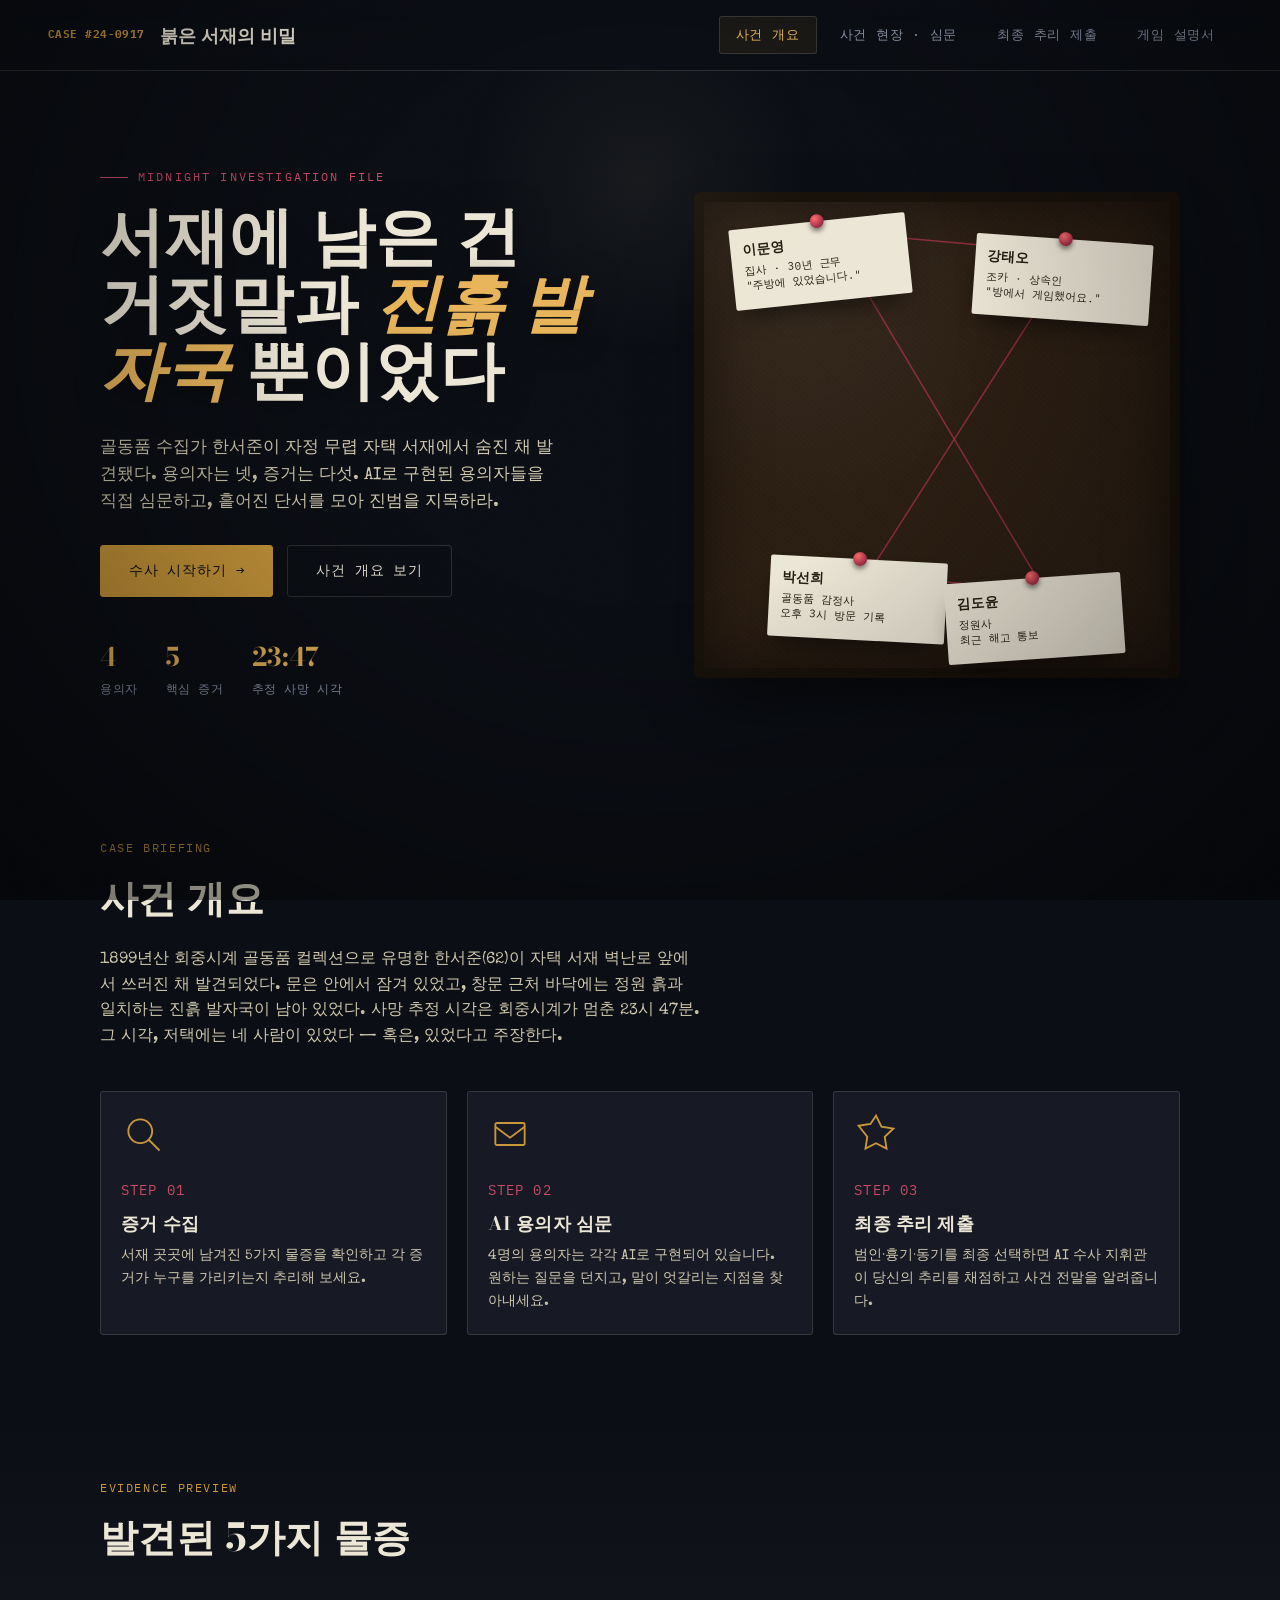
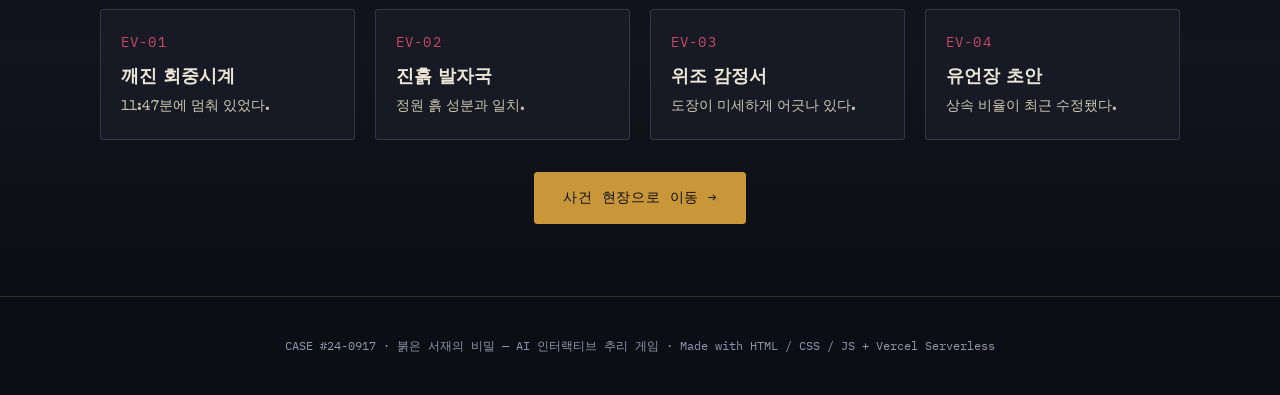
<file: index.html>
<!DOCTYPE html>
<html lang="ko">
<head>
<meta charset="UTF-8" />
<meta name="viewport" content="width=device-width, initial-scale=1.0" />
<title>붉은 서재의 비밀 | 사건번호 24-0917</title>
<meta name="description" content="AI 용의자를 직접 심문하고 증거를 모아 진범을 지목하는 추리 웹게임" />
<link rel="icon" href="data:image/svg+xml,<svg xmlns=%22http://www.w3.org/2000/svg%22 viewBox=%220 0 100 100%22><text y=%22.9em%22 font-size=%2290%22>🔍</text></svg>" />
<link rel="stylesheet" href="css/style.css" />
</head>
<body>
<div class="spotlight"></div>

<header class="nav">
  <a href="index.html" class="nav__brand">
    <span class="mono badge-num">CASE #24-0917</span>&nbsp;붉은 서재의 비밀
  </a>
  <button class="nav__toggle" aria-label="메뉴 열기" aria-expanded="false">
    <span></span><span></span><span></span>
  </button>
  <ul class="nav__links">
    <li><a href="index.html" aria-current="page">사건 개요</a></li>
    <li><a href="case.html">사건 현장 · 심문</a></li>
    <li><a href="verdict.html">최종 추리 제출</a></li>
    <li><a href="how-to.html">게임 설명서</a></li>
  </ul>
</header>

<main>
  <section class="hero">
    <div class="container hero__grid">
      <div>
        <p class="hero__eyebrow">MIDNIGHT INVESTIGATION FILE</p>
        <h1 data-reveal>서재에 남은 건<br />거짓말과 <em>진흙 발자국</em> 뿐이었다</h1>
        <p class="lead" data-reveal>골동품 수집가 한서준이 자정 무렵 자택 서재에서 숨진 채 발견됐다. 용의자는 넷, 증거는 다섯. AI로 구현된 용의자들을 직접 심문하고, 흩어진 단서를 모아 진범을 지목하라.</p>
        <div class="hero__actions" data-reveal>
          <a href="case.html" class="btn">수사 시작하기 →</a>
          <a href="#briefing" class="btn btn--ghost">사건 개요 보기</a>
        </div>
        <div class="hero__facts" data-reveal>
          <div class="hero__fact"><b>4</b><span>용의자</span></div>
          <div class="hero__fact"><b>5</b><span>핵심 증거</span></div>
          <div class="hero__fact"><b>23:47</b><span>추정 사망 시각</span></div>
        </div>
      </div>

      <div class="corkboard" aria-hidden="true">
        <svg></svg>
        <div class="pin-card pc-1"><b>이문영</b>집사 · 30년 근무<br />"주방에 있었습니다."</div>
        <div class="pin-card pc-2"><b>강태오</b>조카 · 상속인<br />"방에서 게임했어요."</div>
        <div class="pin-card pc-3"><b>박선희</b>골동품 감정사<br />오후 3시 방문 기록</div>
        <div class="pin-card pc-4"><b>김도윤</b>정원사<br />최근 해고 통보</div>
      </div>
    </div>
  </section>

  <section class="section" id="briefing">
    <div class="container">
      <div class="section__head" data-reveal>
        <p class="section__eyebrow">Case Briefing</p>
        <h2>사건 개요</h2>
        <p>1899년산 회중시계 골동품 컬렉션으로 유명한 한서준(62)이 자택 서재 벽난로 앞에서 쓰러진 채 발견되었다. 문은 안에서 잠겨 있었고, 창문 근처 바닥에는 정원 흙과 일치하는 진흙 발자국이 남아 있었다. 사망 추정 시각은 회중시계가 멈춘 23시 47분. 그 시각, 저택에는 네 사람이 있었다 — 혹은, 있었다고 주장한다.</p>
      </div>

      <div class="grid grid--3">
        <div class="card" data-reveal>
          <svg class="card__icon" viewBox="0 0 48 48" fill="none" stroke="currentColor" stroke-width="2"><circle cx="21" cy="21" r="13"/><line x1="30" y1="30" x2="42" y2="42"/></svg>
          <p class="card__tag">STEP 01</p>
          <h3>증거 수집</h3>
          <p>서재 곳곳에 남겨진 5가지 물증을 확인하고 각 증거가 누구를 가리키는지 추리해 보세요.</p>
        </div>
        <div class="card" data-reveal>
          <svg class="card__icon" viewBox="0 0 48 48" fill="none" stroke="currentColor" stroke-width="2"><rect x="8" y="12" width="32" height="24" rx="2"/><path d="M8 16l16 12 16-12"/></svg>
          <p class="card__tag">STEP 02</p>
          <h3>AI 용의자 심문</h3>
          <p>4명의 용의자는 각각 AI로 구현되어 있습니다. 원하는 질문을 던지고, 말이 엇갈리는 지점을 찾아내세요.</p>
        </div>
        <div class="card" data-reveal>
          <svg class="card__icon" viewBox="0 0 48 48" fill="none" stroke="currentColor" stroke-width="2"><path d="M24 4l6 12 13 2-9.5 9 2 13L24 34l-11.5 6 2-13L5 15l13-2z"/></svg>
          <p class="card__tag">STEP 03</p>
          <h3>최종 추리 제출</h3>
          <p>범인·흉기·동기를 최종 선택하면 AI 수사 지휘관이 당신의 추리를 채점하고 사건 전말을 알려줍니다.</p>
        </div>
      </div>
    </div>
  </section>

  <section class="section section--alt">
    <div class="container">
      <div class="section__head" data-reveal>
        <p class="section__eyebrow">Evidence Preview</p>
        <h2>발견된 5가지 물증</h2>
      </div>
      <div class="grid grid--4">
        <div class="card" data-reveal><p class="card__tag">EV-01</p><h3>깨진 회중시계</h3><p>11:47분에 멈춰 있었다.</p></div>
        <div class="card" data-reveal><p class="card__tag">EV-02</p><h3>진흙 발자국</h3><p>정원 흙 성분과 일치.</p></div>
        <div class="card" data-reveal><p class="card__tag">EV-03</p><h3>위조 감정서</h3><p>도장이 미세하게 어긋나 있다.</p></div>
        <div class="card" data-reveal><p class="card__tag">EV-04</p><h3>유언장 초안</h3><p>상속 비율이 최근 수정됐다.</p></div>
      </div>
      <div style="margin-top:32px; text-align:center;" data-reveal>
        <a href="case.html" class="btn">사건 현장으로 이동 →</a>
      </div>
    </div>
  </section>
</main>

<footer class="footer">
  <p>CASE #24-0917 · 붉은 서재의 비밀 — AI 인터랙티브 추리 게임 · Made with HTML / CSS / JS + Vercel Serverless</p>
</footer>

<script src="js/main.js"></script>
</body>
</html>
</file>
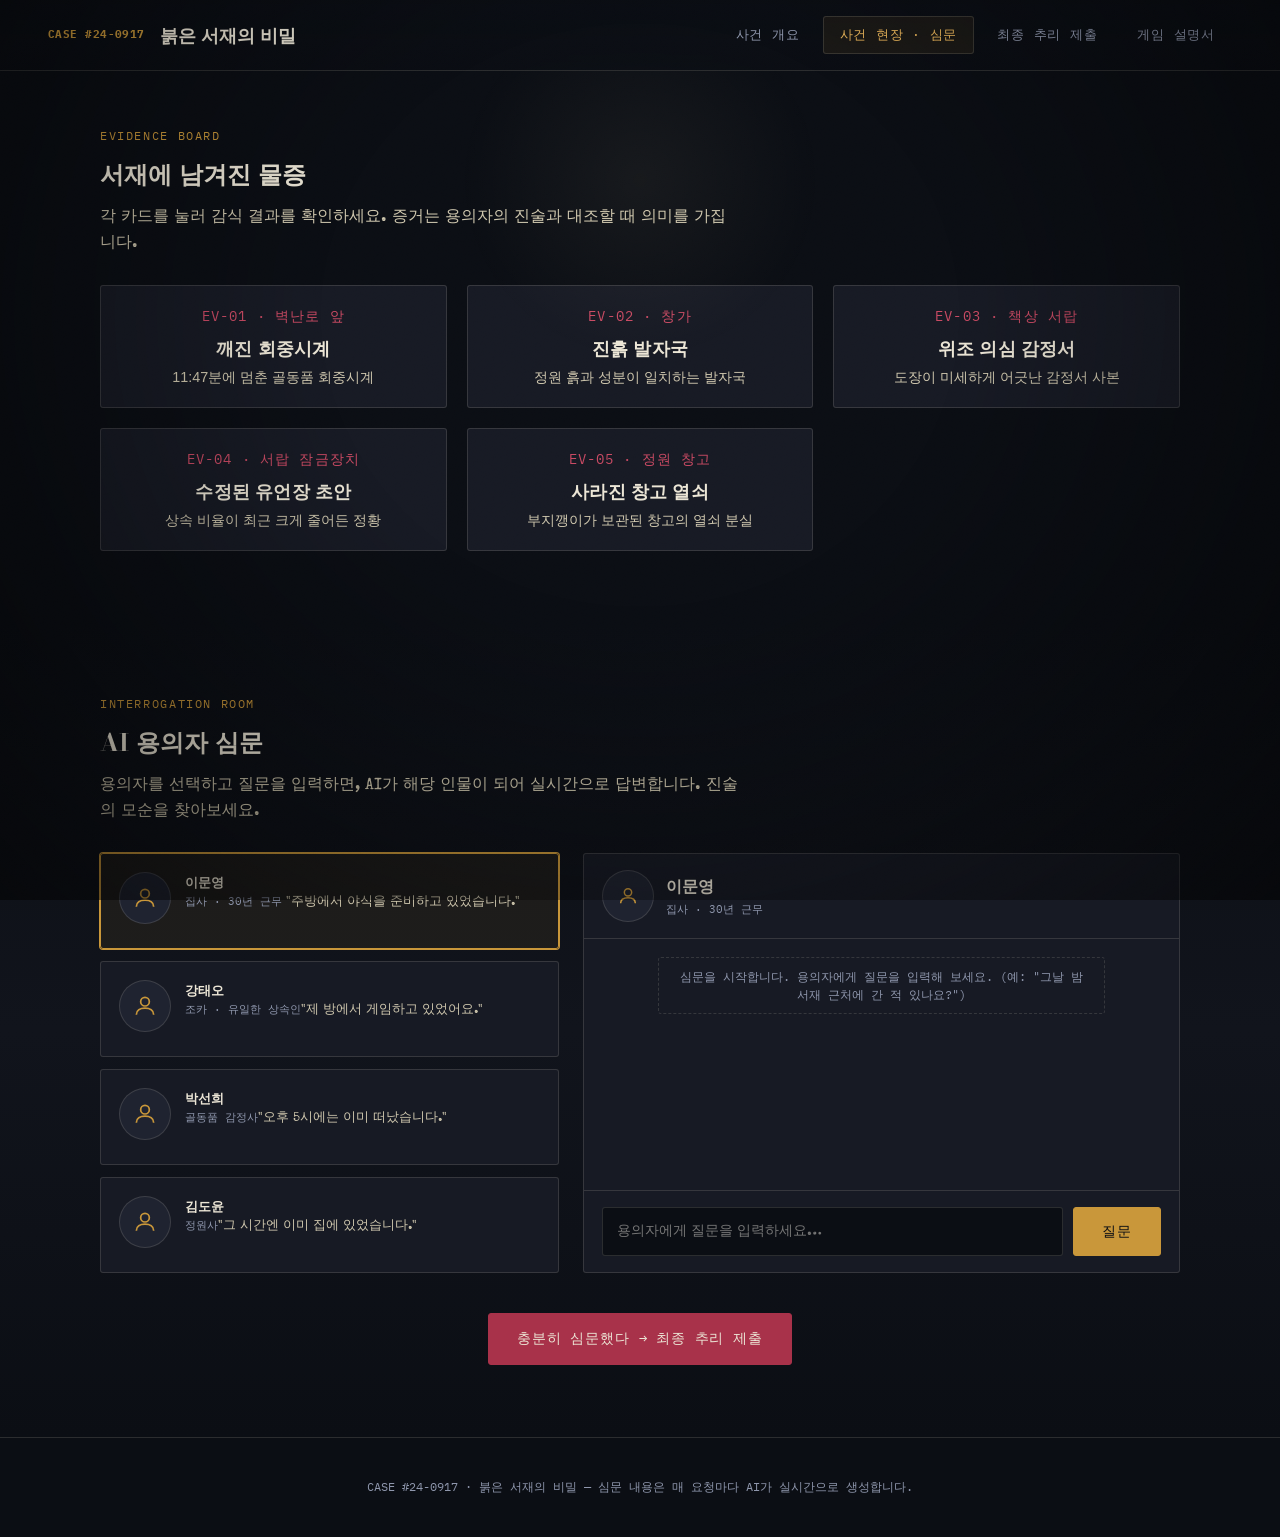
<file: case.html>
<!DOCTYPE html>
<html lang="ko">
<head>
<meta charset="UTF-8" />
<meta name="viewport" content="width=device-width, initial-scale=1.0" />
<title>사건 현장 · 심문 | 붉은 서재의 비밀</title>
<link rel="stylesheet" href="css/style.css" />
</head>
<body>
<div class="spotlight"></div>

<header class="nav">
  <a href="index.html" class="nav__brand"><span class="mono badge-num">CASE #24-0917</span>&nbsp;붉은 서재의 비밀</a>
  <button class="nav__toggle" aria-label="메뉴 열기" aria-expanded="false"><span></span><span></span><span></span></button>
  <ul class="nav__links">
    <li><a href="index.html">사건 개요</a></li>
    <li><a href="case.html" aria-current="page">사건 현장 · 심문</a></li>
    <li><a href="verdict.html">최종 추리 제출</a></li>
    <li><a href="how-to.html">게임 설명서</a></li>
  </ul>
</header>

<main>
  <section class="section" style="padding-top:56px;">
    <div class="container">
      <p class="section__eyebrow">Evidence Board</p>
      <h2 data-reveal>서재에 남겨진 물증</h2>
      <p data-reveal style="max-width:64ch;">각 카드를 눌러 감식 결과를 확인하세요. 증거는 용의자의 진술과 대조할 때 의미를 가집니다.</p>

      <div class="grid grid--3" id="evidenceGrid" style="margin-top:28px;">
        <button class="card evidence-btn" data-reveal data-detail="회중시계의 유리는 정면 충격으로 깨졌으며, 초침은 23시 47분에 완전히 멈춰 있다. 이는 곧 사망 추정 시각과 일치한다. 시계 뒷면에는 &#39;S.J&#39;라는 이니셜이 새겨져 있다.">
          <p class="card__tag">EV-01 · 벽난로 앞</p><h3>깨진 회중시계</h3><p>11:47분에 멈춘 골동품 회중시계</p>
        </button>
        <button class="card evidence-btn" data-reveal data-detail="창가 카펫 위에서 발견된 진흙 발자국은 저택 정원의 화단 흙 성분과 99% 일치한다. 발 크기는 270mm 전후로 추정되며, 최근 내린 비로 인해 흙이 촉촉했던 상태였다.">
          <p class="card__tag">EV-02 · 창가</p><h3>진흙 발자국</h3><p>정원 흙과 성분이 일치하는 발자국</p>
        </button>
        <button class="card evidence-btn" data-reveal data-detail="박선희가 발급한 감정서 사본. 정식 인증 도장의 문양이 실제보다 0.3mm 어긋나 있어 위조 가능성이 제기된다. 감정가는 실제 가치보다 3배 부풀려져 있다.">
          <p class="card__tag">EV-03 · 책상 서랍</p><h3>위조 의심 감정서</h3><p>도장이 미세하게 어긋난 감정서 사본</p>
        </button>
        <button class="card evidence-btn" data-reveal data-detail="변호사 사무실에서 도착한 유언장 초안. 사망 일주일 전, 조카 강태오의 상속 비율이 60%에서 15%로 줄어드는 방향으로 수정 요청이 접수되어 있었다.">
          <p class="card__tag">EV-04 · 서랍 잠금장치</p><h3>수정된 유언장 초안</h3><p>상속 비율이 최근 크게 줄어든 정황</p>
        </button>
        <button class="card evidence-btn" data-reveal data-detail="정원 창고 열쇠 하나가 사라졌다. 창고에는 부지깽이형 도구들이 보관되어 있으며, 열쇠를 상시 소지하는 사람은 정원사뿐이다.">
          <p class="card__tag">EV-05 · 정원 창고</p><h3>사라진 창고 열쇠</h3><p>부지깽이가 보관된 창고의 열쇠 분실</p>
        </button>
      </div>
    </div>
  </section>

  <section class="section section--alt">
    <div class="container">
      <p class="section__eyebrow">Interrogation Room</p>
      <h2 data-reveal>AI 용의자 심문</h2>
      <p data-reveal style="max-width:64ch;">용의자를 선택하고 질문을 입력하면, AI가 해당 인물이 되어 실시간으로 답변합니다. 진술의 모순을 찾아보세요.</p>

      <div style="display:grid; grid-template-columns:1fr 1.3fr; gap:24px; margin-top:28px;" id="interrogationLayout">
        <div class="grid" style="grid-template-columns:1fr; gap:12px;">
          <button class="suspect is-active" data-reveal data-name="이문영" data-role="집사 · 30년 근무" data-alibi="자정 무렵 주방에서 야식을 준비하고 있었다고 주장">
            <span class="suspect__avatar">
              <svg width="26" height="26" viewBox="0 0 24 24" fill="none" stroke="currentColor" stroke-width="1.6"><circle cx="12" cy="8" r="4"/><path d="M4 20c0-4 3.5-6 8-6s8 2 8 6"/></svg>
            </span>
            <span>
              <span class="suspect__name">이문영</span><br />
              <span class="suspect__role">집사 · 30년 근무</span>
              <span class="suspect__alibi">"주방에서 야식을 준비하고 있었습니다."</span>
            </span>
          </button>
          <button class="suspect" data-reveal data-name="강태오" data-role="조카 · 유일한 상속인" data-alibi="자신의 방에서 게임을 하고 있었다고 주장, 최근 유산 문제로 다툼">
            <span class="suspect__avatar"><svg width="26" height="26" viewBox="0 0 24 24" fill="none" stroke="currentColor" stroke-width="1.6"><circle cx="12" cy="8" r="4"/><path d="M4 20c0-4 3.5-6 8-6s8 2 8 6"/></svg></span>
            <span><span class="suspect__name">강태오</span><br /><span class="suspect__role">조카 · 유일한 상속인</span><span class="suspect__alibi">"제 방에서 게임하고 있었어요."</span></span>
          </button>
          <button class="suspect" data-reveal data-name="박선희" data-role="골동품 감정사" data-alibi="오후 3시 방문 후 5시에 떠났다고 주장, 감정서 위조 의혹">
            <span class="suspect__avatar"><svg width="26" height="26" viewBox="0 0 24 24" fill="none" stroke="currentColor" stroke-width="1.6"><circle cx="12" cy="8" r="4"/><path d="M4 20c0-4 3.5-6 8-6s8 2 8 6"/></svg></span>
            <span><span class="suspect__name">박선희</span><br /><span class="suspect__role">골동품 감정사</span><span class="suspect__alibi">"오후 5시에는 이미 떠났습니다."</span></span>
          </button>
          <button class="suspect" data-reveal data-name="김도윤" data-role="정원사" data-alibi="최근 해고 통보를 받았으며 그날 밤 자택에 있었다고 주장">
            <span class="suspect__avatar"><svg width="26" height="26" viewBox="0 0 24 24" fill="none" stroke="currentColor" stroke-width="1.6"><circle cx="12" cy="8" r="4"/><path d="M4 20c0-4 3.5-6 8-6s8 2 8 6"/></svg></span>
            <span><span class="suspect__name">김도윤</span><br /><span class="suspect__role">정원사</span><span class="suspect__alibi">"그 시간엔 이미 집에 있었습니다."</span></span>
          </button>
        </div>

        <div class="interrogation" data-reveal>
          <div class="interrogation__head">
            <span class="suspect__avatar"><svg width="22" height="22" viewBox="0 0 24 24" fill="none" stroke="currentColor" stroke-width="1.6"><circle cx="12" cy="8" r="4"/><path d="M4 20c0-4 3.5-6 8-6s8 2 8 6"/></svg></span>
            <div>
              <div class="suspect__name" id="activeSuspectName">이문영</div>
              <div class="suspect__role" id="activeSuspectRole">집사 · 30년 근무</div>
            </div>
          </div>
          <div class="interrogation__log" id="chatLog">
            <div class="msg msg--system">심문을 시작합니다. 용의자에게 질문을 입력해 보세요. (예: "그날 밤 서재 근처에 간 적 있나요?")</div>
          </div>
          <form class="interrogation__form" id="chatForm">
            <input type="text" id="chatInput" placeholder="용의자에게 질문을 입력하세요…" maxlength="200" autocomplete="off" />
            <button type="submit" class="btn" id="chatSubmit">질문</button>
          </form>
        </div>
      </div>

      <div style="margin-top:40px; text-align:center;" data-reveal>
        <a href="verdict.html" class="btn btn--danger">충분히 심문했다 → 최종 추리 제출</a>
      </div>
    </div>
  </section>
</main>

<!-- 증거 상세 모달 -->
<div id="evidenceModal" style="position:fixed; inset:0; z-index:200; display:none; align-items:center; justify-content:center; padding:20px; background:rgba(11,14,20,0.85);">
  <div class="card" style="max-width:480px; width:100%; background:var(--case-2);">
    <p class="card__tag" id="modalTag">EV-01</p>
    <h3 id="modalTitle">증거</h3>
    <p id="modalDetail"></p>
    <button class="btn btn--ghost btn--block" id="modalClose">닫기</button>
  </div>
</div>

<footer class="footer">
  <p>CASE #24-0917 · 붉은 서재의 비밀 — 심문 내용은 매 요청마다 AI가 실시간으로 생성합니다.</p>
</footer>

<script src="js/main.js"></script>
<script src="js/case.js"></script>
</body>
</html>
</file>
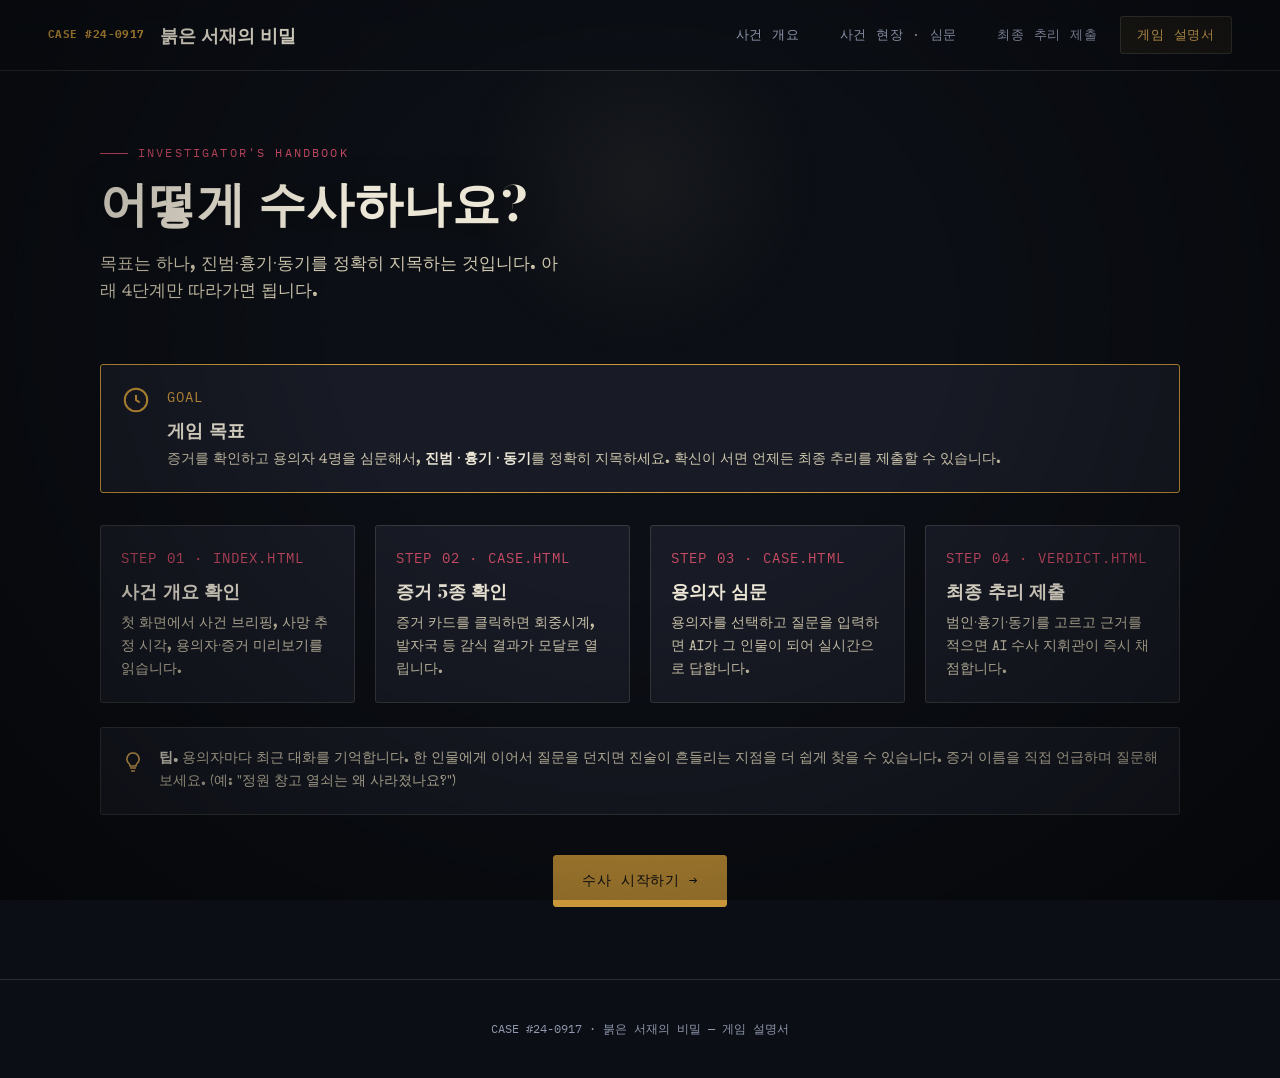
<file: how-to.html>
<!DOCTYPE html>
<html lang="ko">
<head>
<meta charset="UTF-8" />
<meta name="viewport" content="width=device-width, initial-scale=1.0" />
<title>게임 설명서 | 붉은 서재의 비밀</title>
<link rel="stylesheet" href="css/style.css" />
</head>
<body>
<div class="spotlight"></div>

<header class="nav">
  <a href="index.html" class="nav__brand"><span class="mono badge-num">CASE #24-0917</span>&nbsp;붉은 서재의 비밀</a>
  <button class="nav__toggle" aria-label="메뉴 열기" aria-expanded="false"><span></span><span></span><span></span></button>
  <ul class="nav__links">
    <li><a href="index.html">사건 개요</a></li>
    <li><a href="case.html">사건 현장 · 심문</a></li>
    <li><a href="verdict.html">최종 추리 제출</a></li>
    <li><a href="how-to.html" aria-current="page">게임 설명서</a></li>
  </ul>
</header>

<main>
  <section class="hero" style="padding:72px 0 40px;">
    <div class="container">
      <p class="hero__eyebrow">Investigator's Handbook</p>
      <h1 style="font-size:clamp(2rem,4.4vw,3rem);" data-reveal>어떻게 수사하나요?</h1>
      <p class="lead" data-reveal>목표는 하나, 진범·흉기·동기를 정확히 지목하는 것입니다. 아래 4단계만 따라가면 됩니다.</p>
    </div>
  </section>

  <section class="section" style="padding-top:0;">
    <div class="container">

      <div class="card" data-reveal style="border-color:var(--brass); margin-bottom:32px; display:flex; gap:16px; align-items:flex-start;">
        <svg width="30" height="30" viewBox="0 0 24 24" fill="none" stroke="currentColor" stroke-width="1.6" style="color:var(--brass); flex:none;"><circle cx="12" cy="12" r="9"/><path d="M12 8v4l3 2"/></svg>
        <div>
          <p class="card__tag" style="color:var(--brass);">GOAL</p>
          <h3 style="margin-bottom:4px;">게임 목표</h3>
          <p style="margin:0;">증거를 확인하고 용의자 4명을 심문해서, <strong style="color:var(--parchment);">진범 · 흉기 · 동기</strong>를 정확히 지목하세요. 확신이 서면 언제든 최종 추리를 제출할 수 있습니다.</p>
        </div>
      </div>

      <div class="grid grid--4">
        <div class="card" data-reveal>
          <p class="card__tag">STEP 01 · index.html</p>
          <h3>사건 개요 확인</h3>
          <p>첫 화면에서 사건 브리핑, 사망 추정 시각, 용의자·증거 미리보기를 읽습니다.</p>
        </div>
        <div class="card" data-reveal>
          <p class="card__tag">STEP 02 · case.html</p>
          <h3>증거 5종 확인</h3>
          <p>증거 카드를 클릭하면 회중시계, 발자국 등 감식 결과가 모달로 열립니다.</p>
        </div>
        <div class="card" data-reveal>
          <p class="card__tag">STEP 03 · case.html</p>
          <h3>용의자 심문</h3>
          <p>용의자를 선택하고 질문을 입력하면 AI가 그 인물이 되어 실시간으로 답합니다.</p>
        </div>
        <div class="card" data-reveal>
          <p class="card__tag">STEP 04 · verdict.html</p>
          <h3>최종 추리 제출</h3>
          <p>범인·흉기·동기를 고르고 근거를 적으면 AI 수사 지휘관이 즉시 채점합니다.</p>
        </div>
      </div>

      <div class="card" data-reveal style="margin-top:24px; border-color:var(--line); display:flex; gap:14px; align-items:flex-start;">
        <svg width="24" height="24" viewBox="0 0 24 24" fill="none" stroke="currentColor" stroke-width="1.6" style="color:var(--brass-2); flex:none; margin-top:2px;"><path d="M9 18h6M10 21h4M12 3a6 6 0 00-4 10.5c.6.6 1 1.4 1 2.5h6c0-1.1.4-1.9 1-2.5A6 6 0 0012 3z"/></svg>
        <p style="margin:0; font-size:.9rem;"><strong style="color:var(--parchment);">팁.</strong> 용의자마다 최근 대화를 기억합니다. 한 인물에게 이어서 질문을 던지면 진술이 흔들리는 지점을 더 쉽게 찾을 수 있습니다. 증거 이름을 직접 언급하며 질문해 보세요. (예: "정원 창고 열쇠는 왜 사라졌나요?")</p>
      </div>

      <div style="margin-top:40px; text-align:center;" data-reveal>
        <a href="case.html" class="btn">수사 시작하기 →</a>
      </div>
    </div>
  </section>
</main>

<footer class="footer">
  <p>CASE #24-0917 · 붉은 서재의 비밀 — 게임 설명서</p>
</footer>

<script src="js/main.js"></script>
</body>
</html>
</file>
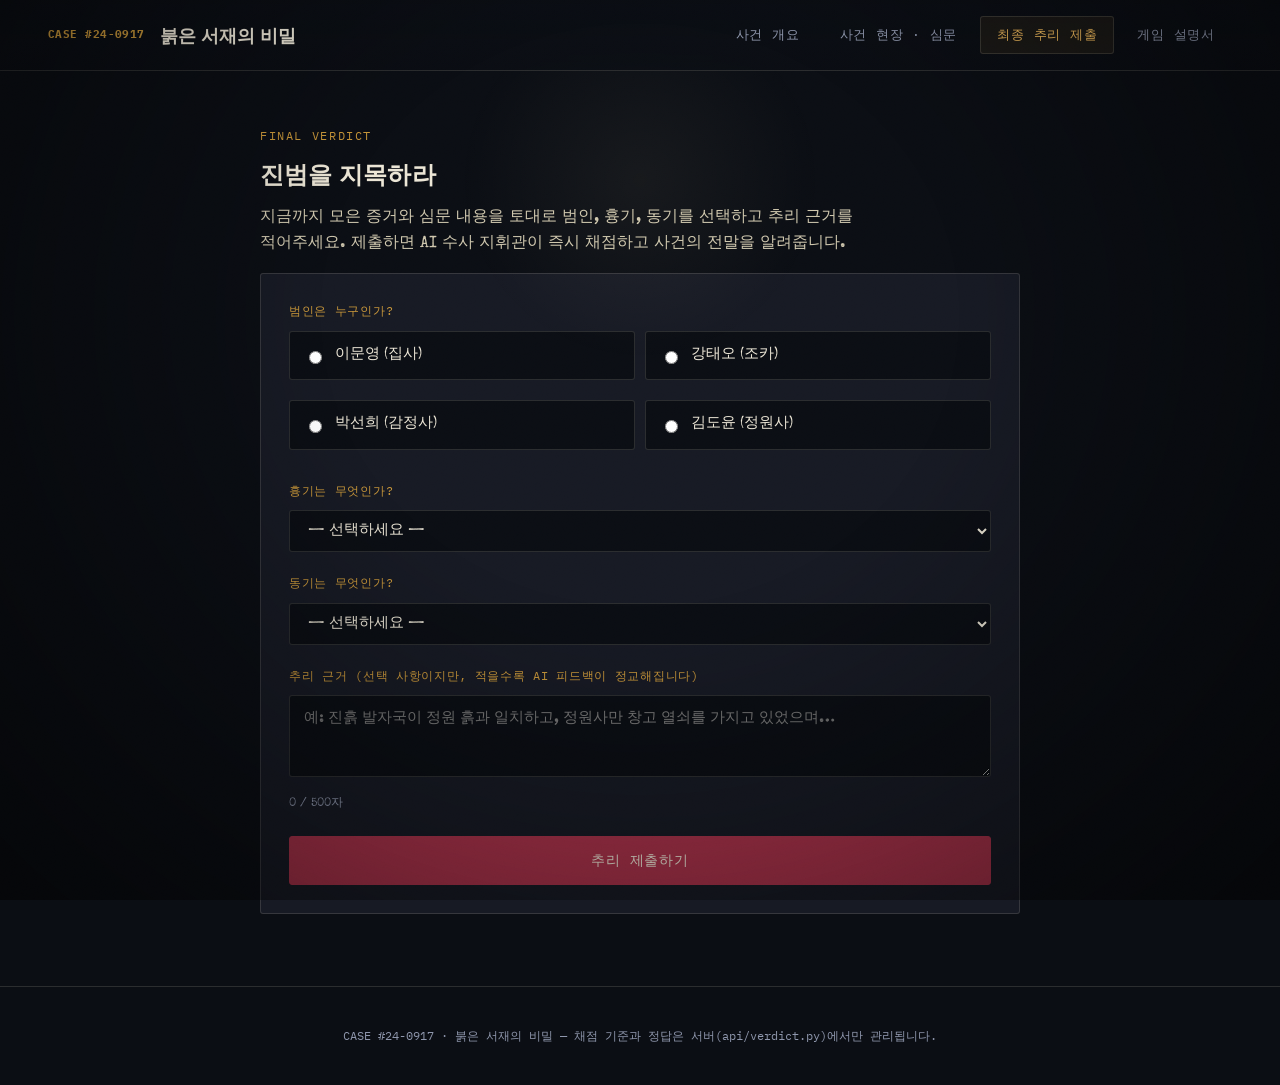
<file: verdict.html>
<!DOCTYPE html>
<html lang="ko">
<head>
<meta charset="UTF-8" />
<meta name="viewport" content="width=device-width, initial-scale=1.0" />
<title>최종 추리 제출 | 붉은 서재의 비밀</title>
<link rel="stylesheet" href="css/style.css" />
</head>
<body>
<div class="spotlight"></div>

<header class="nav">
  <a href="index.html" class="nav__brand"><span class="mono badge-num">CASE #24-0917</span>&nbsp;붉은 서재의 비밀</a>
  <button class="nav__toggle" aria-label="메뉴 열기" aria-expanded="false"><span></span><span></span><span></span></button>
  <ul class="nav__links">
    <li><a href="index.html">사건 개요</a></li>
    <li><a href="case.html">사건 현장 · 심문</a></li>
    <li><a href="verdict.html" aria-current="page">최종 추리 제출</a></li>
    <li><a href="how-to.html">게임 설명서</a></li>
  </ul>
</header>

<main>
  <section class="section" style="padding-top:56px;">
    <div class="container" style="max-width:760px;">
      <p class="section__eyebrow">Final Verdict</p>
      <h2 data-reveal>진범을 지목하라</h2>
      <p data-reveal style="max-width:60ch;">지금까지 모은 증거와 심문 내용을 토대로 범인, 흉기, 동기를 선택하고 추리 근거를 적어주세요. 제출하면 AI 수사 지휘관이 즉시 채점하고 사건의 전말을 알려줍니다.</p>

      <form class="form-block" id="verdictForm" data-reveal>
        <div class="field">
          <label>범인은 누구인가?</label>
          <div class="radio-row">
            <label><input type="radio" name="culprit" value="이문영" required /> 이문영 (집사)</label>
            <label><input type="radio" name="culprit" value="강태오" /> 강태오 (조카)</label>
            <label><input type="radio" name="culprit" value="박선희" /> 박선희 (감정사)</label>
            <label><input type="radio" name="culprit" value="김도윤" /> 김도윤 (정원사)</label>
          </div>
        </div>

        <div class="field">
          <label for="weapon">흉기는 무엇인가?</label>
          <select id="weapon" name="weapon" required>
            <option value="">— 선택하세요 —</option>
            <option value="부지깽이">벽난로 부지깽이</option>
            <option value="독약">독약</option>
            <option value="촛대">청동 촛대</option>
            <option value="맨손">둔기가 아닌 몸싸움</option>
          </select>
        </div>

        <div class="field">
          <label for="motive">동기는 무엇인가?</label>
          <select id="motive" name="motive" required>
            <option value="">— 선택하세요 —</option>
            <option value="복수">해고·모욕에 대한 복수</option>
            <option value="상속">유산 상속 문제</option>
            <option value="은폐">위조 사실 은폐</option>
            <option value="우발">우발적 다툼</option>
          </select>
        </div>

        <div class="field">
          <label for="reasoning">추리 근거 (선택 사항이지만, 적을수록 AI 피드백이 정교해집니다)</label>
          <textarea id="reasoning" name="reasoning" rows="4" maxlength="500" placeholder="예: 진흙 발자국이 정원 흙과 일치하고, 정원사만 창고 열쇠를 가지고 있었으며…"></textarea>
          <p class="field__hint" id="reasoningCount">0 / 500자</p>
        </div>

        <button type="submit" class="btn btn--danger btn--block" id="submitBtn">
          <span id="submitLabel">추리 제출하기</span>
        </button>
      </form>

      <div class="verdict-result" id="verdictResult">
        <h3 id="resultTitle"></h3>
        <p id="resultFeedback" style="white-space:pre-line;"></p>
        <a href="case.html" class="btn btn--ghost" style="margin-top:12px;">다시 심문하러 가기</a>
      </div>
    </div>
  </section>
</main>

<footer class="footer">
  <p>CASE #24-0917 · 붉은 서재의 비밀 — 채점 기준과 정답은 서버(api/verdict.py)에서만 관리됩니다.</p>
</footer>

<script src="js/main.js"></script>
<script src="js/verdict.js"></script>
</body>
</html>
</file>
<file: css/style.css>
/* ============================================================
   붉은 서재의 비밀 — 디자인 시스템
   컨셉: 자정의 서재, 코르크보드 위 사건 파일, 촛불 아래 심문
   Palette : Ink Navy #0b0e14 / Case File #171a24 / Parchment #ece6d6
             Brass #c9973a / Blood Cord #a8324a / Chalk #8f97ad
   Type    : 'Bodoni Moda' (display) + 'Special Elite' (typewriter)
             + 'IBM Plex Mono' (case numbers / data)
   ============================================================ */

@import url('https://fonts.googleapis.com/css2?family=Bodoni+Moda:ital,wght@0,500;0,700;0,900;1,500&family=Special+Elite&family=IBM+Plex+Mono:wght@400;500;600&display=swap');

:root{
  --ink:        #0b0e14;
  --case:       #171a24;
  --case-2:     #1f2330;
  --parchment:  #ece6d6;
  --parchment-dim: #cfc7ae;
  --brass:      #c9973a;
  --brass-2:    #e8b45a;
  --blood:      #a8324a;
  --blood-2:    #c94a63;
  --chalk:      #8f97ad;
  --line: rgba(236,230,214,0.14);

  --display: 'Bodoni Moda', 'Noto Serif KR', serif;
  --type:    'Special Elite', 'Noto Sans KR', sans-serif;
  --mono:    'IBM Plex Mono', monospace;

  --radius: 3px;
  --shadow-deep: 0 30px 60px -20px rgba(0,0,0,0.7);
}

*{ box-sizing:border-box; }
html{ scroll-behavior:smooth; }
body{
  margin:0;
  background: var(--ink);
  color: var(--parchment);
  font-family: var(--type);
  line-height:1.6;
  -webkit-font-smoothing:antialiased;
  overflow-x:hidden;
}

/* 은은한 필름 그레인 + 비네트 */
body::before{
  content:"";
  position:fixed; inset:0; z-index:2000; pointer-events:none;
  background-image:url("data:image/svg+xml,%3Csvg xmlns='http://www.w3.org/2000/svg' width='140' height='140'%3E%3Cfilter id='n'%3E%3CfeTurbulence type='fractalNoise' baseFrequency='0.9' numOctaves='2' stitchTiles='stitch'/%3E%3C/filter%3E%3Crect width='100%25' height='100%25' filter='url(%23n)' opacity='0.035'/%3E%3C/svg%3E");
  mix-blend-mode:overlay;
}
body::after{
  content:"";
  position:fixed; inset:0; z-index:1999; pointer-events:none;
  background:radial-gradient(ellipse at 50% 35%, transparent 35%, rgba(0,0,0,0.55) 100%);
}

a{ color:inherit; }
img{ max-width:100%; display:block; }
h1,h2,h3{ font-family:var(--display); font-weight:700; margin:0 0 .5em; letter-spacing:.01em; }
p{ margin:0 0 1em; color:var(--parchment-dim); }
.mono{ font-family:var(--mono); letter-spacing:.04em; }

.container{ width:min(1080px, 92%); margin:0 auto; }

/* ---------------- 스포트라이트 커서 (탐정의 손전등) ---------------- */
.spotlight{
  position:fixed; inset:0; z-index:5;
  pointer-events:none;
  background: radial-gradient(circle 260px at var(--mx,50%) var(--my,20%),
              rgba(255,235,190,0.05), transparent 70%);
  transition: background-position .05s linear;
}

/* ---------------- 네비게이션 ---------------- */
.nav{
  position:sticky; top:0; z-index:100;
  display:flex; align-items:center; justify-content:space-between;
  padding:16px clamp(16px,5vw,48px);
  background:linear-gradient(180deg, rgba(11,14,20,0.96), rgba(11,14,20,0.86));
  backdrop-filter:blur(6px);
  border-bottom:1px solid var(--line);
}
.nav__brand{
  display:flex; align-items:center; gap:10px;
  font-family:var(--display); font-weight:900; font-size:1.15rem;
  color:var(--parchment); text-decoration:none;
}
.nav__brand .badge-num{ color:var(--brass); font-family:var(--mono); font-size:.7rem; }
.nav__links{ display:flex; gap:6px; list-style:none; margin:0; padding:0; }
.nav__links a{
  display:block; padding:8px 16px; text-decoration:none;
  font-family:var(--mono); font-size:.8rem; letter-spacing:.06em; text-transform:uppercase;
  color:var(--chalk); border-radius:var(--radius); transition:.2s;
  border:1px solid transparent;
}
.nav__links a:hover, .nav__links a[aria-current="page"]{
  color:var(--brass-2); border-color:var(--line); background:rgba(201,151,58,0.08);
}
.nav__toggle{
  display:none; flex-direction:column; gap:4px; background:none; border:0; cursor:pointer; padding:8px;
}
.nav__toggle span{ width:22px; height:2px; background:var(--parchment); }

@media (max-width:760px){
  .nav__toggle{ display:flex; }
  .nav__links{
    position:fixed; top:0; right:0; height:100vh; width:min(280px,80%);
    flex-direction:column; padding:88px 24px 24px; gap:4px;
    background:var(--case); border-left:1px solid var(--line);
    transform:translateX(100%); transition:transform .35s ease; box-shadow:var(--shadow-deep);
  }
  .nav__links.is-open{ transform:translateX(0); }
  .nav__links a{ padding:14px 12px; font-size:.85rem; }
}

/* ---------------- 버튼 ---------------- */
.btn{
  display:inline-flex; align-items:center; gap:10px;
  padding:14px 28px; border-radius:var(--radius);
  font-family:var(--mono); font-size:.85rem; letter-spacing:.06em; text-transform:uppercase;
  border:1px solid var(--brass); color:var(--ink); background:var(--brass);
  cursor:pointer; text-decoration:none; transition:.2s transform, .2s box-shadow, .2s background;
}
.btn:hover{ background:var(--brass-2); transform:translateY(-2px); box-shadow:0 10px 24px -8px rgba(201,151,58,0.5); }
.btn:active{ transform:translateY(0); }
.btn--ghost{ background:transparent; color:var(--parchment); border-color:var(--line); }
.btn--ghost:hover{ background:rgba(236,230,214,0.06); box-shadow:none; }
.btn--danger{ background:var(--blood); border-color:var(--blood); color:var(--parchment); }
.btn--danger:hover{ background:var(--blood-2); box-shadow:0 10px 24px -8px rgba(168,50,74,0.5); }
.btn[disabled]{ opacity:.45; cursor:not-allowed; transform:none !important; box-shadow:none !important; }
.btn--block{ width:100%; justify-content:center; }

/* ---------------- 히어로 (코르크보드) ---------------- */
.hero{
  position:relative; padding:96px 0 64px; overflow:hidden;
}
.hero__grid{
  display:grid; grid-template-columns:1.05fr .95fr; gap:56px; align-items:center;
}
.hero__eyebrow{
  font-family:var(--mono); font-size:.75rem; letter-spacing:.18em; text-transform:uppercase;
  color:var(--blood-2); margin-bottom:16px; display:flex; align-items:center; gap:10px;
}
.hero__eyebrow::before{ content:""; width:28px; height:1px; background:var(--blood-2); }
.hero h1{
  font-size:clamp(2.4rem, 5.2vw, 4rem); line-height:1.05; color:var(--parchment);
  text-shadow:0 4px 30px rgba(0,0,0,.5);
}
.hero h1 em{ font-style:italic; color:var(--brass-2); }
.hero p.lead{ font-size:1.05rem; max-width:46ch; }
.hero__actions{ display:flex; gap:14px; margin-top:28px; flex-wrap:wrap; }
.hero__facts{ display:flex; gap:28px; margin-top:40px; flex-wrap:wrap; }
.hero__fact b{ display:block; font-family:var(--display); font-size:1.6rem; color:var(--brass-2); }
.hero__fact span{ font-family:var(--mono); font-size:.72rem; color:var(--chalk); text-transform:uppercase; letter-spacing:.05em; }

/* 코르크보드 비주얼 */
.corkboard{
  position:relative; aspect-ratio:1/1; border-radius:6px;
  background:
    radial-gradient(circle at 20% 20%, rgba(255,255,255,0.05), transparent 40%),
    repeating-linear-gradient(45deg, #2a1d12 0 2px, #2c1f14 2px 4px),
    #2b1e13;
  border:10px solid #17110a; box-shadow:var(--shadow-deep), inset 0 0 60px rgba(0,0,0,.5);
}
.corkboard svg{ position:absolute; inset:0; width:100%; height:100%; }
.pin-card{
  position:absolute; width:38%; padding:12px 12px 16px; background:var(--parchment); color:#241d12;
  font-family:var(--mono); font-size:.68rem; line-height:1.4; border-radius:2px;
  box-shadow:0 14px 24px -10px rgba(0,0,0,.6);
}
.pin-card::before{
  content:""; position:absolute; top:-7px; left:50%; transform:translateX(-50%);
  width:14px; height:14px; border-radius:50%;
  background:radial-gradient(circle at 35% 30%, #ff6b6b, #a8324a 60%, #6b1c2c);
  box-shadow:0 3px 5px rgba(0,0,0,.5);
}
.pin-card b{ display:block; font-family:var(--display); font-size:.85rem; margin-bottom:4px; }
.pin-card.pc-1{ top:4%; left:6%; transform:rotate(-6deg); }
.pin-card.pc-2{ top:8%; right:4%; transform:rotate(4deg); }
.pin-card.pc-3{ bottom:6%; left:14%; transform:rotate(3deg); }
.pin-card.pc-4{ bottom:2%; right:10%; transform:rotate(-4deg); }

@media (max-width:860px){
  .hero__grid{ grid-template-columns:1fr; }
  .corkboard{ max-width:420px; margin:0 auto; }
}

/* ---------------- 섹션 공통 ---------------- */
.section{ padding:72px 0; }
.section--alt{ background:linear-gradient(180deg, transparent, rgba(23,26,36,0.5), transparent); }
.section__head{ max-width:60ch; margin-bottom:40px; }
.section__eyebrow{ font-family:var(--mono); font-size:.72rem; color:var(--brass); letter-spacing:.14em; text-transform:uppercase; margin-bottom:10px; }
.section__head h2{ font-size:clamp(1.6rem,3.4vw,2.4rem); color:var(--parchment); }

/* ---------------- 카드 (증거 / 용의자) ---------------- */
.grid{ display:grid; gap:20px; }
.grid--3{ grid-template-columns:repeat(3,1fr); }
.grid--4{ grid-template-columns:repeat(4,1fr); }
@media (max-width:900px){ .grid--3,.grid--4{ grid-template-columns:repeat(2,1fr); } }
@media (max-width:560px){ .grid--3,.grid--4{ grid-template-columns:1fr; } }

.card{
  background:var(--case); border:1px solid var(--line); border-radius:var(--radius);
  padding:20px; transition:.25s border-color, .25s transform;
  position:relative; overflow:hidden;
}
.card:hover{ border-color:var(--brass); transform:translateY(-3px); }
.card__tag{ font-family:var(--mono); font-size:.65rem; color:var(--blood-2); text-transform:uppercase; letter-spacing:.08em; }
.card h3{ font-size:1.15rem; color:var(--parchment); margin:8px 0 6px; }
.card p{ font-size:.9rem; margin:0; }
.card__icon{ width:44px; height:44px; margin-bottom:12px; color:var(--brass); }

/* 용의자 카드 (선택 가능) */
.suspect{
  cursor:pointer; text-align:left; width:100%; background:var(--case); color:var(--parchment);
  border:1px solid var(--line); border-radius:var(--radius); padding:18px; font-family:var(--type);
  display:flex; gap:14px; align-items:flex-start; transition:.2s;
}
.suspect:hover{ border-color:var(--brass); }
.suspect.is-active{ border-color:var(--brass); background:rgba(201,151,58,0.08); box-shadow:0 0 0 1px var(--brass); }
.suspect__avatar{ width:52px; height:52px; flex:none; border-radius:50%; background:var(--case-2); display:flex; align-items:center; justify-content:center; color:var(--brass); border:1px solid var(--line); }
.suspect__name{ font-family:var(--display); font-weight:700; color:var(--parchment); margin-bottom:2px; }
.suspect__role{ font-family:var(--mono); font-size:.7rem; color:var(--chalk); text-transform:uppercase; }
.suspect__alibi{ font-size:.82rem; margin-top:6px; color:var(--parchment-dim); }

/* ---------------- 심문실(채팅) ---------------- */
.interrogation{
  background:var(--case); border:1px solid var(--line); border-radius:var(--radius);
  display:flex; flex-direction:column; min-height:420px;
}
.interrogation__head{
  display:flex; align-items:center; gap:12px; padding:16px 18px; border-bottom:1px solid var(--line);
}
.interrogation__log{ flex:1; padding:18px; display:flex; flex-direction:column; gap:12px; overflow-y:auto; max-height:420px; }
.msg{ max-width:80%; padding:10px 14px; border-radius:var(--radius); font-size:.88rem; line-height:1.5; }
.msg--user{ align-self:flex-end; background:var(--brass); color:var(--ink); }
.msg--ai{ align-self:flex-start; background:var(--case-2); border:1px solid var(--line); }
.msg--system{ align-self:center; background:transparent; border:1px dashed var(--line); color:var(--chalk); font-family:var(--mono); font-size:.72rem; text-align:center; }
.msg--error{ align-self:center; background:rgba(168,50,74,0.15); border:1px solid var(--blood); color:var(--blood-2); font-family:var(--mono); font-size:.75rem; text-align:center; }
.interrogation__form{ display:flex; gap:10px; padding:16px 18px; border-top:1px solid var(--line); }
.interrogation__form input{
  flex:1; background:var(--ink); border:1px solid var(--line); border-radius:var(--radius);
  padding:12px 14px; color:var(--parchment); font-family:var(--type); font-size:.9rem;
}
.interrogation__form input:focus{ outline:none; border-color:var(--brass); }

.typing{ display:inline-flex; gap:4px; }
.typing span{ width:6px; height:6px; border-radius:50%; background:var(--chalk); animation:blink 1.2s infinite; }
.typing span:nth-child(2){ animation-delay:.2s; }
.typing span:nth-child(3){ animation-delay:.4s; }
@keyframes blink{ 0%,80%,100%{opacity:.25;} 40%{opacity:1;} }

/* ---------------- 추리 제출 폼 ---------------- */
.form-block{ background:var(--case); border:1px solid var(--line); border-radius:var(--radius); padding:28px; }
.field{ margin-bottom:22px; }
.field label{ display:block; font-family:var(--mono); font-size:.72rem; letter-spacing:.06em; text-transform:uppercase; color:var(--brass); margin-bottom:10px; }
.radio-row{ display:grid; grid-template-columns:repeat(2,1fr); gap:10px; }
@media (max-width:560px){ .radio-row{ grid-template-columns:1fr; } }
.radio-row label{
  display:flex; align-items:center; gap:10px; text-transform:none; letter-spacing:0;
  font-family:var(--type); font-size:.92rem; color:var(--parchment);
  background:var(--ink); border:1px solid var(--line); border-radius:var(--radius); padding:12px 14px; cursor:pointer;
}
.radio-row input{ accent-color:var(--brass); }
textarea, select{
  width:100%; background:var(--ink); border:1px solid var(--line); border-radius:var(--radius);
  padding:12px 14px; color:var(--parchment); font-family:var(--type); font-size:.92rem; resize:vertical;
}
textarea:focus, select:focus{ outline:none; border-color:var(--brass); }
.field__hint{ font-size:.78rem; color:var(--chalk); margin-top:6px; }

/* 결과 패널 */
.verdict-result{
  margin-top:28px; padding:24px; border-radius:var(--radius); border:1px solid var(--line);
  display:none; animation:reveal .5s ease both;
}
.verdict-result.is-visible{ display:block; }
.verdict-result.win{ border-color:var(--brass); background:rgba(201,151,58,0.08); }
.verdict-result.lose{ border-color:var(--blood); background:rgba(168,50,74,0.08); }
.verdict-result h3{ font-size:1.4rem; }
@keyframes reveal{ from{ opacity:0; transform:translateY(10px);} to{opacity:1; transform:translateY(0);} }

/* ---------------- 로딩 스피너 ---------------- */
.spinner{ width:16px; height:16px; border-radius:50%; border:2px solid rgba(236,230,214,0.25); border-top-color:var(--brass-2); animation:spin .7s linear infinite; }
@keyframes spin{ to{ transform:rotate(360deg); } }

/* ---------------- 푸터 ---------------- */
.footer{ padding:40px 0; border-top:1px solid var(--line); }
.footer p{ font-family:var(--mono); font-size:.72rem; color:var(--chalk); text-align:center; margin:0; }

/* 진입 애니메이션 */
.reveal-up{ animation:revealUp .7s cubic-bezier(.2,.8,.2,1) both; }
@keyframes revealUp{ from{opacity:0; transform:translateY(16px);} to{opacity:1; transform:translateY(0);} }

@media (prefers-reduced-motion: reduce){
  *{ animation-duration:.001ms !important; animation-iteration-count:1 !important; transition:none !important; scroll-behavior:auto !important; }
}
</file>
